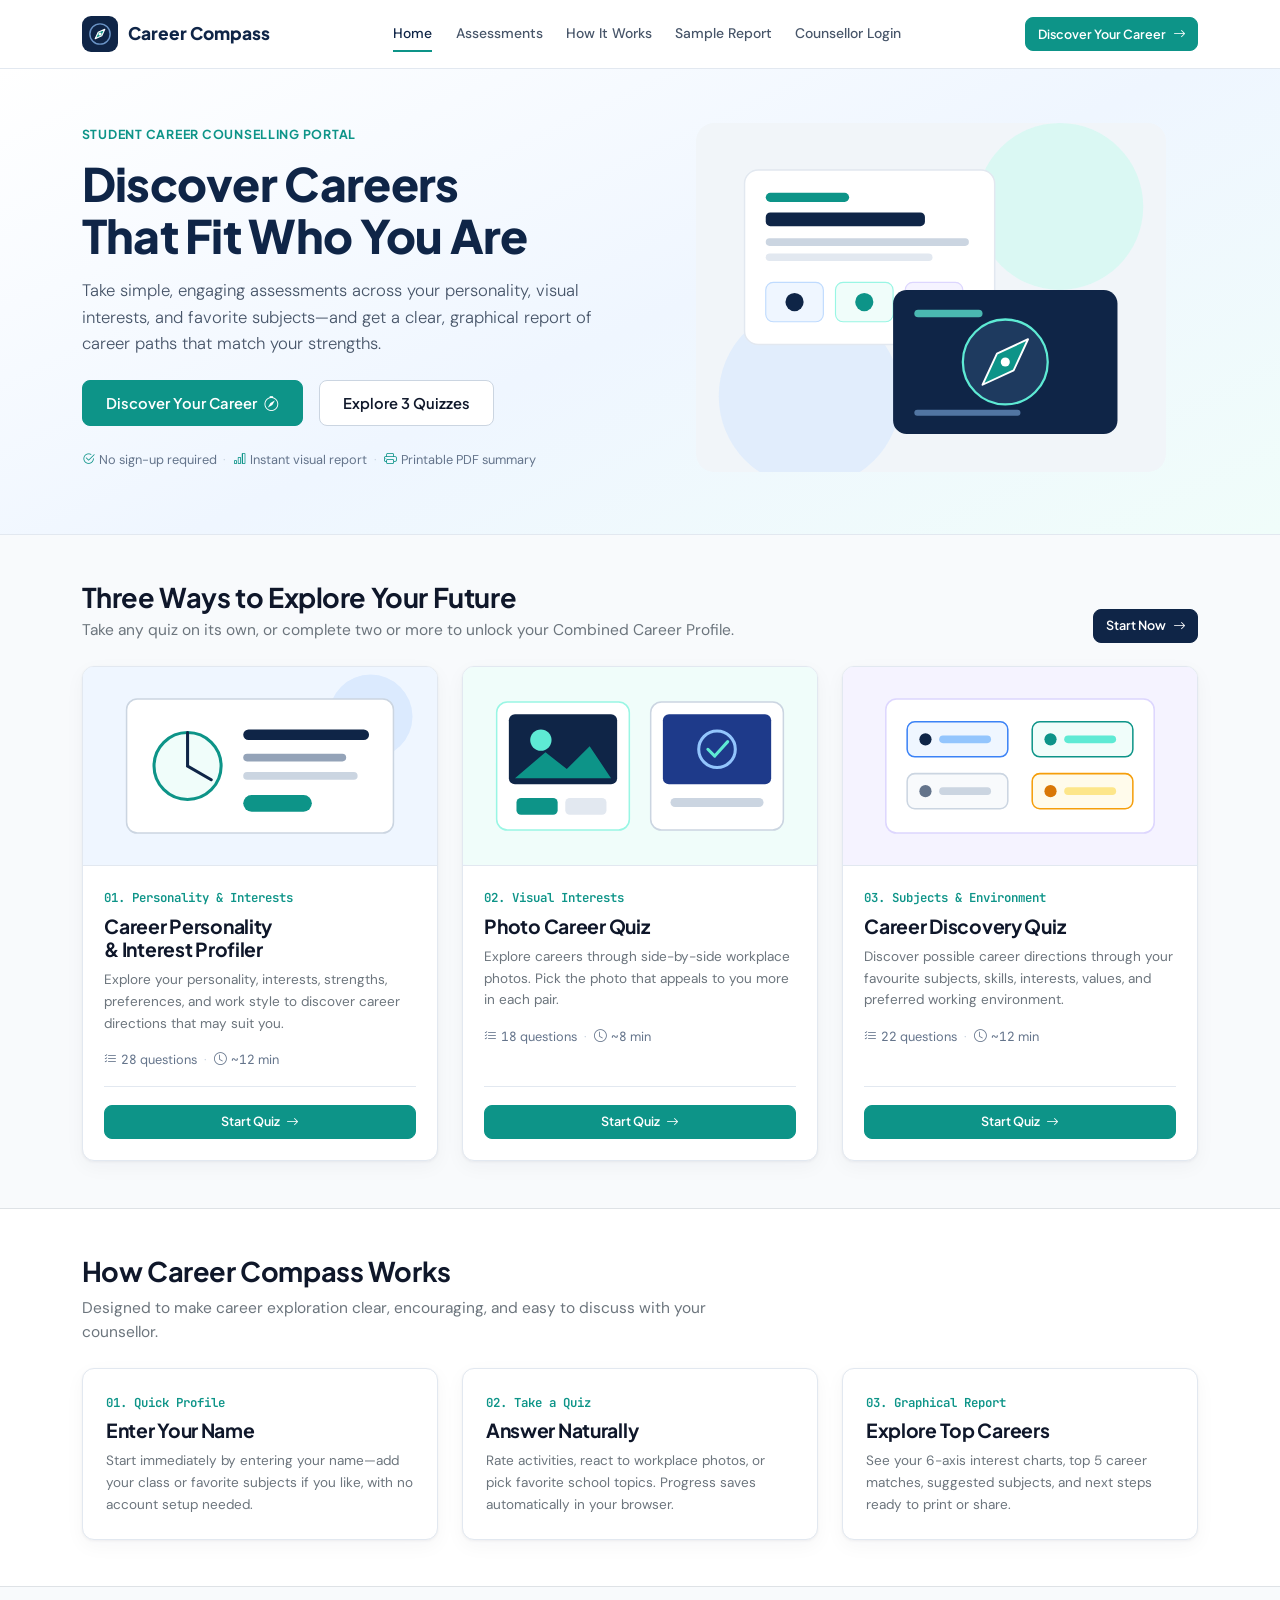
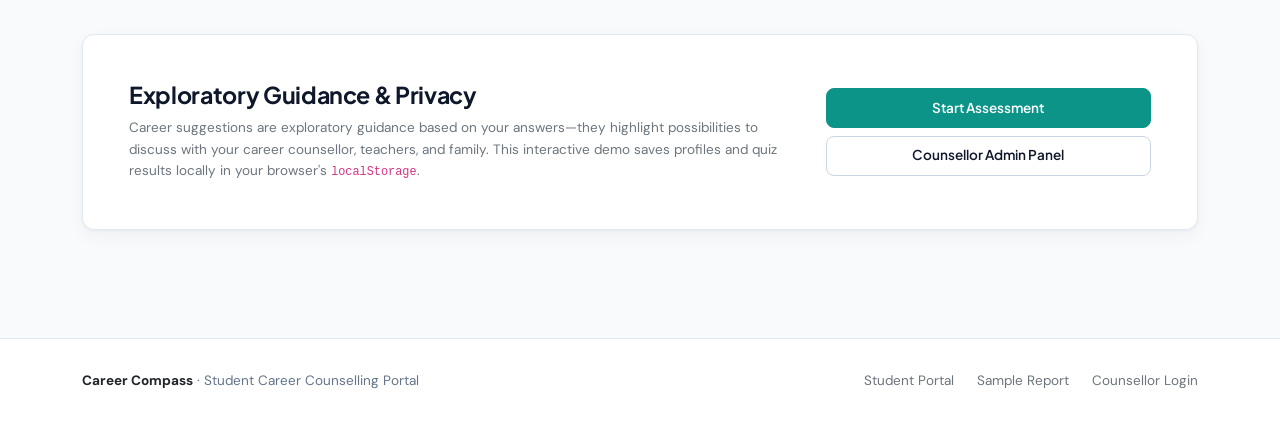
<file: index.html>
<!doctype html>
<html lang="en">
  <head>
    <meta charset="UTF-8" />
    <meta name="viewport" content="width=device-width, initial-scale=1.0" />
    <title>Career Compass — Student Career Guidance &amp; Assessment System</title>
    <meta name="description" content="Explore your personality, visual interests, and favorite subjects through three interactive career assessments to discover matching career paths." />
    <meta property="og:title" content="Career Compass — Student Career Guidance & Assessment System" />
    <meta property="og:description" content="Interactive career personality, photo career, and career discovery quizzes with graphical reports and counsellor insights." />
    <meta property="og:type" content="website" />
    <link rel="preconnect" href="https://fonts.googleapis.com" />
    <link rel="preconnect" href="https://fonts.gstatic.com" crossorigin />
    <link href="https://fonts.googleapis.com/css2?family=DM+Sans:wght@400;500;600;700&family=JetBrains+Mono:wght@500;600;700&family=Plus+Jakarta+Sans:wght@600;700;800&display=swap" rel="stylesheet" />
    <link href="https://cdn.jsdelivr.net/npm/bootstrap@5.3.3/dist/css/bootstrap.min.css" rel="stylesheet" />
    <link href="https://cdn.jsdelivr.net/npm/bootstrap-icons@1.11.3/font/bootstrap-icons.min.css" rel="stylesheet" />
    <link href="assets/css/style.css" rel="stylesheet" />
    <link href="assets/css/student.css" rel="stylesheet" />
  </head>
  <body data-page="home">
    <header class="student-topbar">
      <div class="container student-topbar-inner">
        <a href="index.html" class="brand-wordmark">
          <img src="assets/images/logo-compass.svg" alt="Career Compass Logo" />
          <span data-system-name>Career Compass</span>
        </a>
        <nav class="student-nav-links" aria-label="Primary Navigation">
          <a href="index.html" class="student-nav-link active">Home</a>
          <a href="#assessments" class="student-nav-link">Assessments</a>
          <a href="#how-it-works" class="student-nav-link">How It Works</a>
          <a href="result.html" class="student-nav-link">Sample Report</a>
          <a href="admin-login.html" class="student-nav-link">Counsellor Login</a>
        </nav>
        <div class="d-flex align-items-center gap-2 shrink-0">
          <a href="student.html" class="btn btn-teal btn-sm">
            Discover Your Career <i class="bi bi-arrow-right"></i>
          </a>
        </div>
      </div>
    </header>

    <main>
      <section class="hero-compass">
        <div class="container">
          <div class="row align-items-center g-5">
            <div class="col-lg-6">
              <div class="hero-eyebrow" data-school-name>Student Career Counselling Portal</div>
              <h1 class="mb-3">Discover Careers That Fit Who You Are</h1>
              <p class="lead mb-4">
                Take simple, engaging assessments across your personality, visual interests, and favorite subjects—and get a clear, graphical report of career paths that match your strengths.
              </p>

              <div id="homeActiveStudentBanner" class="hero-active-banner d-none mb-4">
                <div class="d-flex flex-wrap align-items-center justify-content-between gap-2">
                  <div class="small text-dark">
                    Welcome back, <strong id="homeActiveStudentName"></strong>
                  </div>
                  <div class="d-flex gap-2">
                    <a href="student.html" class="btn btn-outline-slate btn-sm">My Assessments</a>
                    <a id="homeCombinedProfileBtn" href="result.html" class="btn btn-teal btn-sm d-none">Combined Profile</a>
                  </div>
                </div>
              </div>

              <div class="d-flex flex-wrap gap-3">
                <a href="student.html" class="btn btn-teal btn-lg">
                  Discover Your Career <i class="bi bi-compass"></i>
                </a>
                <a href="#assessments" class="btn btn-outline-slate btn-lg">
                  Explore 3 Quizzes
                </a>
              </div>

              <div class="meta-inline mt-4">
                <span><i class="bi bi-check2-circle text-teal me-1"></i>No sign-up required</span>
                <span class="sep">·</span>
                <span><i class="bi bi-bar-chart text-teal me-1"></i>Instant visual report</span>
                <span class="sep">·</span>
                <span><i class="bi bi-printer text-teal me-1"></i>Printable PDF summary</span>
              </div>
            </div>

            <div class="col-lg-6">
              <div class="hero-illustration-wrap">
                <img src="assets/images/hero-compass.svg" alt="Career Compass exploratory illustration showing interest mapping and career paths" />
              </div>
            </div>
          </div>
        </div>
      </section>

      <section id="assessments" class="py-5">
        <div class="container">
          <div class="d-flex flex-wrap justify-content-between align-items-end gap-3 mb-4">
            <div>
              <h2 class="h3 fw-bold mb-1">Three Ways to Explore Your Future</h2>
              <p class="text-secondary mb-0">
                Take any quiz on its own, or complete two or more to unlock your Combined Career Profile.
              </p>
            </div>
            <a href="student.html" class="btn btn-primary-navy btn-sm">
              Start Now <i class="bi bi-arrow-right"></i>
            </a>
          </div>

          <div class="row g-4" id="homeTestCatalogGrid"></div>
        </div>
      </section>

      <section id="how-it-works" class="py-5 bg-white border-top border-bottom">
        <div class="container">
          <div class="row mb-4">
            <div class="col-lg-7">
              <h2 class="h3 fw-bold mb-2">How Career Compass Works</h2>
              <p class="text-secondary mb-0">
                Designed to make career exploration clear, encouraging, and easy to discuss with your counsellor.
              </p>
            </div>
          </div>

          <div class="row g-4">
            <div class="col-md-4">
              <div class="cgams-card p-4 h-100">
                <div class="step-index">01. Quick Profile</div>
                <h3 class="h5 fw-bold mb-2">Enter Your Name</h3>
                <p class="small text-secondary mb-0">
                  Start immediately by entering your name—add your class or favorite subjects if you like, with no account setup needed.
                </p>
              </div>
            </div>
            <div class="col-md-4">
              <div class="cgams-card p-4 h-100">
                <div class="step-index">02. Take a Quiz</div>
                <h3 class="h5 fw-bold mb-2">Answer Naturally</h3>
                <p class="small text-secondary mb-0">
                  Rate activities, react to workplace photos, or pick favorite school topics. Progress saves automatically in your browser.
                </p>
              </div>
            </div>
            <div class="col-md-4">
              <div class="cgams-card p-4 h-100">
                <div class="step-index">03. Graphical Report</div>
                <h3 class="h5 fw-bold mb-2">Explore Top Careers</h3>
                <p class="small text-secondary mb-0">
                  See your 6-axis interest charts, top 5 career matches, suggested subjects, and next steps ready to print or share.
                </p>
              </div>
            </div>
          </div>
        </div>
      </section>

      <section class="py-5">
        <div class="container">
          <div class="cgams-card p-4 p-lg-5">
            <div class="row align-items-center g-4">
              <div class="col-lg-8">
                <h2 class="h4 fw-bold mb-2">Exploratory Guidance &amp; Privacy</h2>
                <p class="text-secondary small mb-0">
                  Career suggestions are exploratory guidance based on your answers—they highlight possibilities to discuss with your career counsellor, teachers, and family. This interactive demo saves profiles and quiz results locally in your browser's <code>localStorage</code>.
                </p>
              </div>
              <div class="col-lg-4 text-lg-end">
                <div class="d-flex flex-column flex-sm-row flex-lg-column gap-2">
                  <a href="student.html" class="btn btn-teal">Start Assessment</a>
                  <a href="admin-login.html" class="btn btn-outline-slate">Counsellor Admin Panel</a>
                </div>
              </div>
            </div>
          </div>
        </div>
      </section>
    </main>

    <footer class="footer-academic">
      <div class="container d-flex flex-wrap justify-content-between align-items-center gap-3">
        <div>
          <strong class="text-dark" data-system-name>Career Compass</strong> · <span data-school-name>Student Career Counselling Portal</span>
        </div>
        <div class="d-flex gap-4">
          <a href="student.html" class="text-decoration-none text-secondary">Student Portal</a>
          <a href="result.html" class="text-decoration-none text-secondary">Sample Report</a>
          <a href="admin-login.html" class="text-decoration-none text-secondary">Counsellor Login</a>
        </div>
      </div>
    </footer>

    <script src="https://code.jquery.com/jquery-3.7.1.min.js"></script>
    <script src="https://cdn.jsdelivr.net/npm/bootstrap@5.3.3/dist/js/bootstrap.bundle.min.js"></script>
    <script src="assets/js/storage.js"></script>
    <script src="assets/js/scoring.js"></script>
    <script src="assets/js/app.js"></script>
  </body>
</html>
</file>
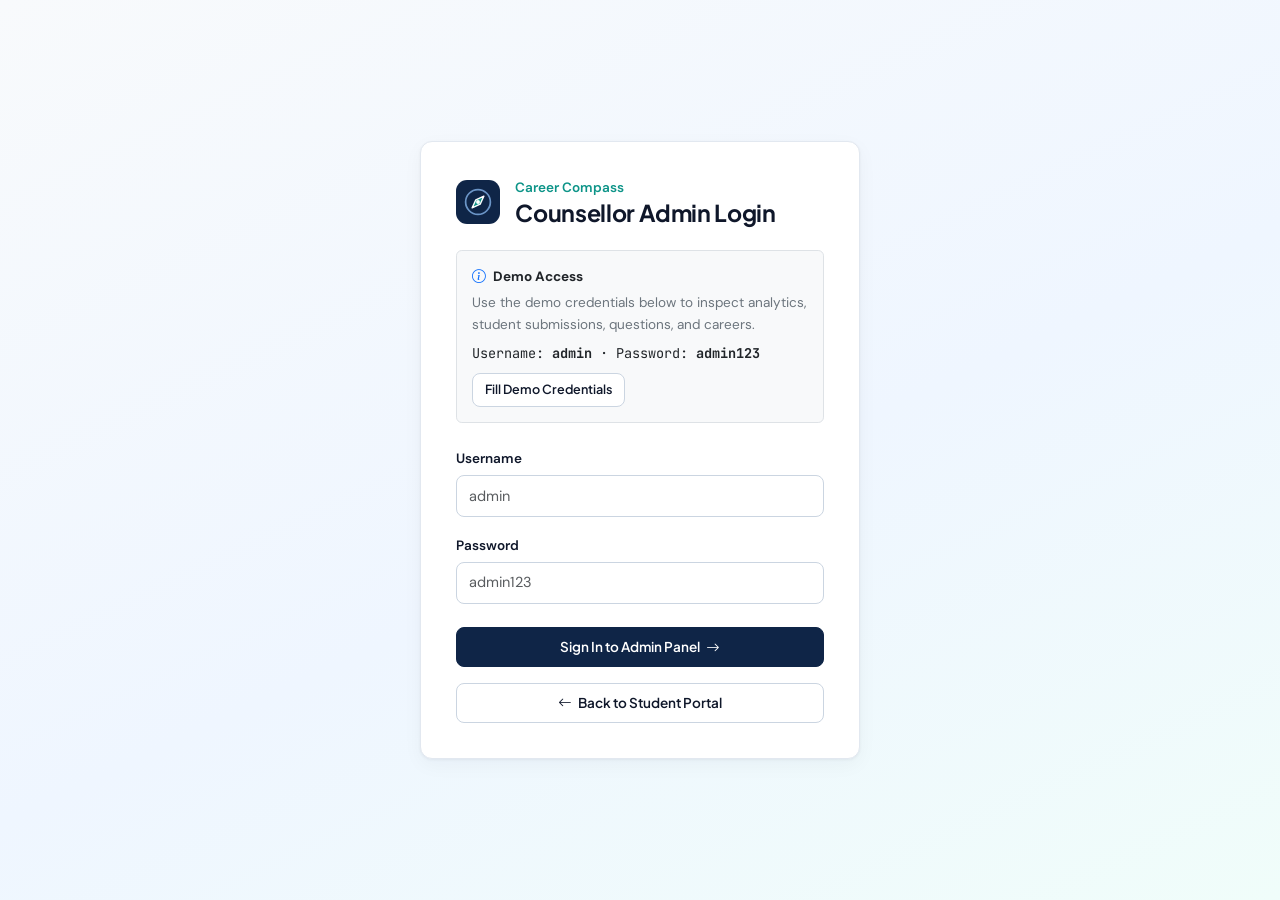
<file: admin-login.html>
<!doctype html>
<html lang="en">
  <head>
    <meta charset="UTF-8" />
    <meta name="viewport" content="width=device-width, initial-scale=1.0" />
    <title>Counsellor Login | Career Compass</title>
    <meta name="description" content="Demo counsellor and admin login for Career Compass." />
    <link rel="preconnect" href="https://fonts.googleapis.com" />
    <link rel="preconnect" href="https://fonts.gstatic.com" crossorigin />
    <link href="https://fonts.googleapis.com/css2?family=DM+Sans:wght@400;500;600;700&family=JetBrains+Mono:wght@500;600;700&family=Plus+Jakarta+Sans:wght@600;700;800&display=swap" rel="stylesheet" />
    <link href="https://cdn.jsdelivr.net/npm/bootstrap@5.3.3/dist/css/bootstrap.min.css" rel="stylesheet" />
    <link href="https://cdn.jsdelivr.net/npm/bootstrap-icons@1.11.3/font/bootstrap-icons.min.css" rel="stylesheet" />
    <link href="assets/css/style.css" rel="stylesheet" />
    <link href="assets/css/admin.css" rel="stylesheet" />
  </head>
  <body data-page="admin-login">
    <main class="admin-login-shell">
      <div class="cgams-card admin-login-card">
        <div class="d-flex align-items-center gap-3 mb-4">
          <img src="assets/images/logo-compass.svg" alt="Career Compass Logo" width="44" height="44" />
          <div>
            <div class="small fw-semibold text-teal">Career Compass</div>
            <h1 class="h4 fw-bold mb-0">Counsellor Admin Login</h1>
          </div>
        </div>

        <div class="p-3 rounded border bg-light mb-4 small">
          <div class="fw-bold text-dark mb-1"><i class="bi bi-info-circle me-1 text-primary"></i> Demo Access</div>
          <div class="text-secondary mb-2">
            Use the demo credentials below to inspect analytics, student submissions, questions, and careers.
          </div>
          <div class="font-mono-num text-dark">
            Username: <strong>admin</strong> · Password: <strong>admin123</strong>
          </div>
          <button type="button" id="btnFillDemoCreds" class="btn btn-outline-slate btn-sm mt-2">
            Fill Demo Credentials
          </button>
        </div>

        <div id="loginErrorAlert" class="alert alert-danger py-2 small d-none">
          Invalid credentials. Please use <strong>admin</strong> / <strong>admin123</strong>.
        </div>

        <form id="adminLoginForm">
          <div class="mb-3">
            <label class="form-label" for="loginUsername">Username</label>
            <input type="text" class="form-control" id="loginUsername" placeholder="admin" required />
          </div>
          <div class="mb-4">
            <label class="form-label" for="loginPassword">Password</label>
            <input type="password" class="form-control" id="loginPassword" placeholder="admin123" required />
          </div>
          <button type="submit" class="btn btn-primary-navy w-100 mb-3">
            Sign In to Admin Panel <i class="bi bi-arrow-right"></i>
          </button>
          <a href="index.html" class="btn btn-outline-slate w-100">
            <i class="bi bi-arrow-left"></i> Back to Student Portal
          </a>
        </form>
      </div>
    </main>

    <script src="https://code.jquery.com/jquery-3.7.1.min.js"></script>
    <script src="https://cdn.jsdelivr.net/npm/bootstrap@5.3.3/dist/js/bootstrap.bundle.min.js"></script>
    <script src="assets/js/storage.js"></script>
    <script src="assets/js/app.js"></script>
    <script src="assets/js/admin.js"></script>
  </body>
</html>
</file>
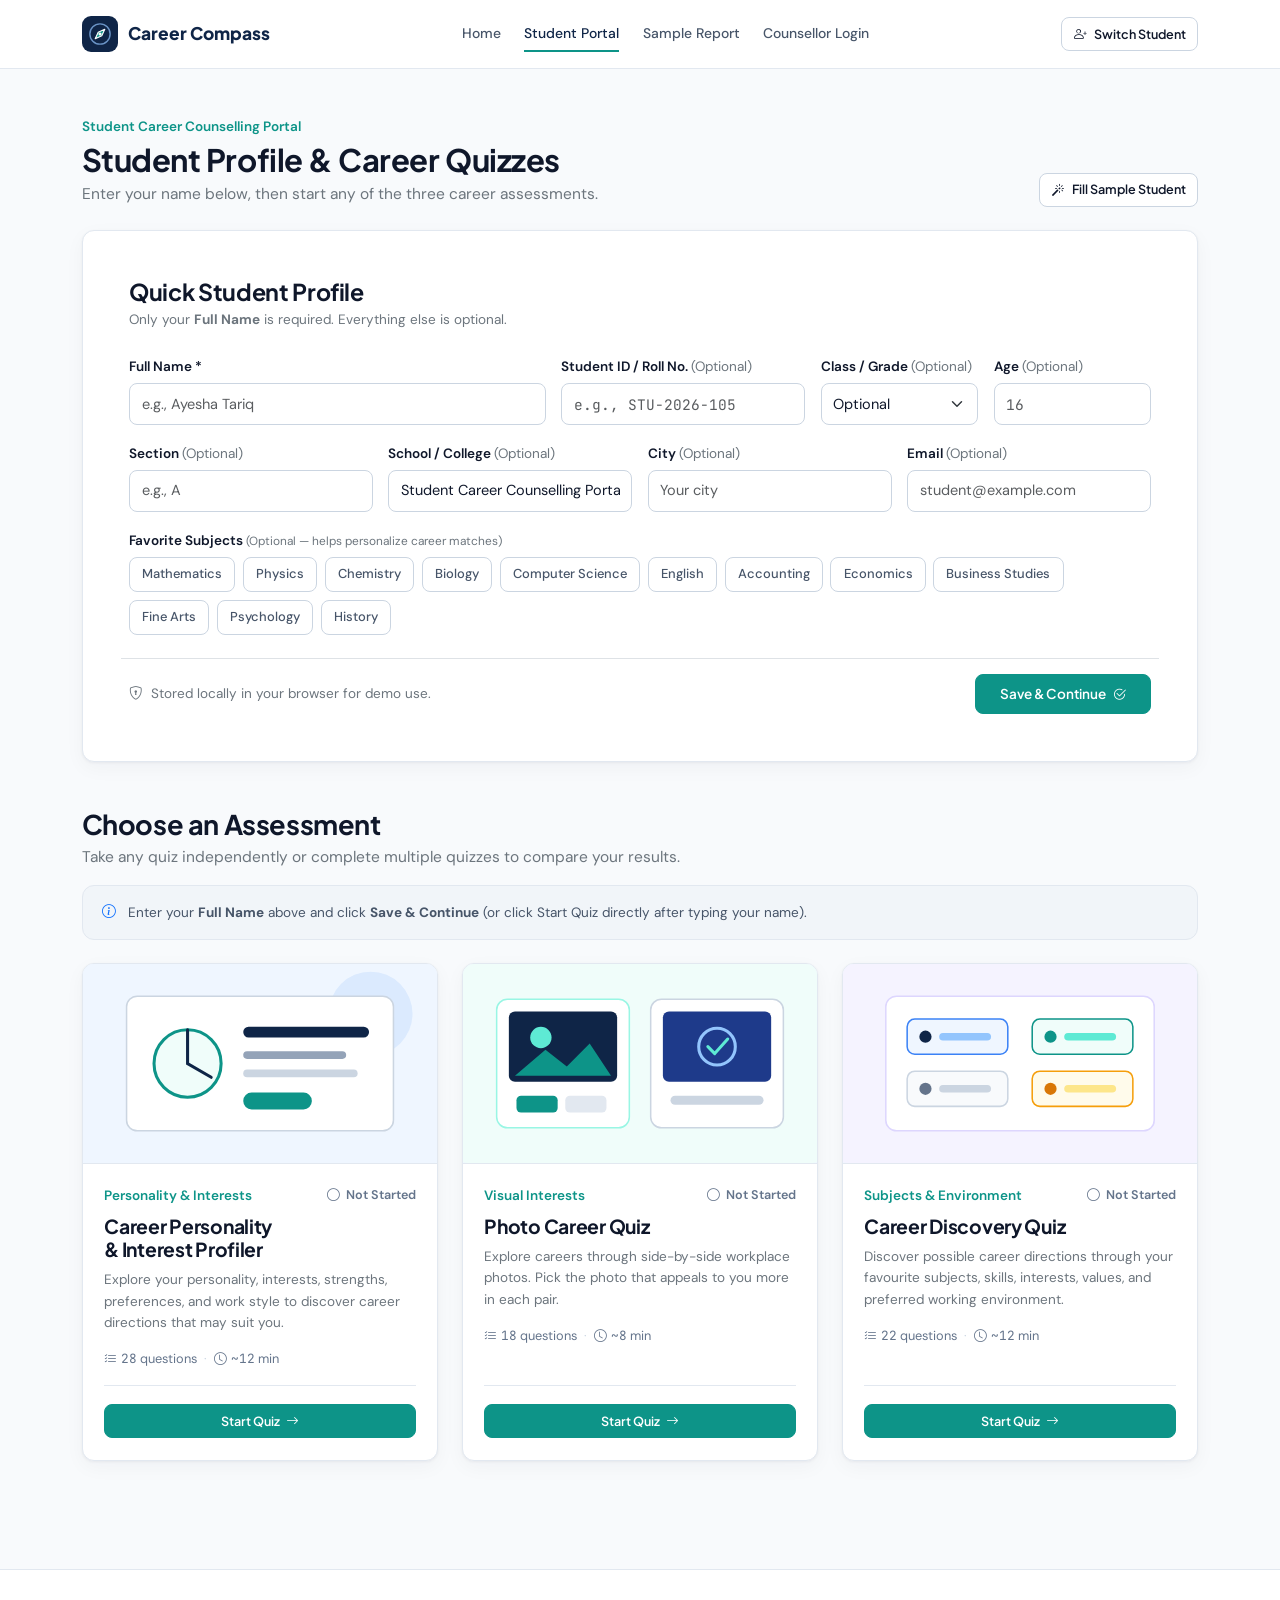
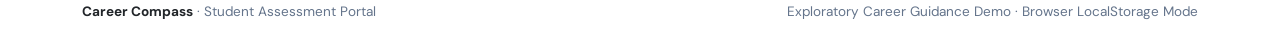
<file: assessment.html>
<!doctype html>
<html lang="en">
  <head>
    <meta charset="UTF-8" />
    <meta name="viewport" content="width=device-width, initial-scale=1.0" />
    <title>Career Quiz | Career Compass</title>
    <meta name="description" content="Interactive step-by-step career guidance assessment runner." />
    <link rel="preconnect" href="https://fonts.googleapis.com" />
    <link rel="preconnect" href="https://fonts.gstatic.com" crossorigin />
    <link href="https://fonts.googleapis.com/css2?family=DM+Sans:wght@400;500;600;700&family=JetBrains+Mono:wght@500;600;700&family=Plus+Jakarta+Sans:wght@600;700;800&display=swap" rel="stylesheet" />
    <link href="https://cdn.jsdelivr.net/npm/bootstrap@5.3.3/dist/css/bootstrap.min.css" rel="stylesheet" />
    <link href="https://cdn.jsdelivr.net/npm/bootstrap-icons@1.11.3/font/bootstrap-icons.min.css" rel="stylesheet" />
    <link href="assets/css/style.css" rel="stylesheet" />
    <link href="assets/css/student.css" rel="stylesheet" />
  </head>
  <body data-page="assessment">
    <header class="student-topbar">
      <div class="container student-topbar-inner">
        <a href="index.html" class="brand-wordmark">
          <img src="assets/images/logo-compass.svg" alt="Career Compass Logo" />
          <span data-system-name>Career Compass</span>
        </a>
        <nav class="student-nav-links" aria-label="Assessment Navigation">
          <a href="index.html" class="student-nav-link">Home</a>
          <a href="student.html" class="student-nav-link">All Quizzes</a>
          <a href="result.html" class="student-nav-link">Sample Report</a>
        </nav>
        <div class="d-flex align-items-center gap-2 shrink-0">
          <a href="student.html" class="btn btn-outline-slate btn-sm">
            <i class="bi bi-arrow-left"></i> Exit Quiz
          </a>
        </div>
      </div>
    </header>

    <main class="py-4 py-lg-5">
      <div class="container" style="max-width: 1000px;">
        <!-- Intro View -->
        <section id="assessmentIntroSection" class="cgams-card p-4 p-lg-5">
          <div class="row align-items-center g-4">
            <div class="col-md-7">
              <div class="small fw-semibold text-teal mb-2" id="introTestCategory">Career Quiz</div>
              <h1 class="h2 fw-bold mb-3" id="introTestTitle">Loading Quiz...</h1>
              <p class="text-secondary mb-4" id="introTestDesc"></p>

              <div class="p-3 rounded border bg-light mb-4 small">
                <div class="fw-semibold text-dark mb-1">Student Profile</div>
                <div class="text-secondary" id="introStudentBanner"></div>
              </div>

              <div class="row g-3 mb-4">
                <div class="col-6">
                  <div class="p-3 border rounded bg-white">
                    <div class="small text-secondary">Questions</div>
                    <div class="h4 fw-bold font-mono-num mb-0" id="introQuestionCount">0</div>
                  </div>
                </div>
                <div class="col-6">
                  <div class="p-3 border rounded bg-white">
                    <div class="small text-secondary">Estimated Time</div>
                    <div class="h4 fw-bold font-mono-num mb-0" id="introDuration">~10 min</div>
                  </div>
                </div>
              </div>
            </div>
            <div class="col-md-5 text-center">
              <img id="introCardImage" src="assets/images/test-personality.svg" alt="Quiz illustration" class="img-fluid rounded border d-none" />
            </div>
          </div>

          <div class="cgams-disclaimer-box mb-4">
            <div class="fw-semibold text-dark mb-1">How to Answer</div>
            <p class="mb-2" id="introTestInstructions"></p>
            <p class="mb-0 fw-semibold text-dark">
              There are no right or wrong answers—choose what genuinely interests you.
            </p>
          </div>

          <div class="d-flex flex-wrap gap-3">
            <button type="button" id="btnStartTest" class="btn btn-teal btn-lg px-4">
              <i class="bi bi-play-circle"></i> Start Quiz
            </button>
            <a href="student.html" class="btn btn-outline-slate btn-lg">Back to Quizzes</a>
          </div>
        </section>

        <!-- Active Workspace -->
        <section id="assessmentWorkspace" class="d-none">
          <div class="cgams-card p-3 px-4 mb-4">
            <div class="d-flex flex-wrap justify-content-between align-items-center gap-2 mb-2">
              <div class="fw-bold text-dark" id="runnerTestTitle"></div>
              <div class="small font-mono-num text-secondary" id="runnerProgressLabel">0 of 0 answered</div>
            </div>
            <div class="assessment-progress-track mb-2">
              <div class="assessment-progress-fill" id="runnerProgressFill" style="width: 0%;"></div>
            </div>
            <div class="d-flex flex-wrap justify-content-between align-items-center gap-2">
              <div class="small text-secondary">Answer honestly—there are no right or wrong choices.</div>
              <div class="small text-secondary font-mono-num" id="draftStatusText">Auto-saving locally</div>
            </div>
          </div>

          <div class="row g-4">
            <div class="col-lg-8">
              <div class="cgams-card question-stage">
                <div class="d-flex justify-content-between align-items-center mb-3">
                  <span class="small font-mono-num fw-semibold text-secondary" id="questionCounterBadge">Question 1</span>
                  <span class="small text-secondary" id="questionRequiredTag">Required</span>
                </div>

                <div id="questionStageContent"></div>

                <div class="d-flex flex-wrap justify-content-between align-items-center gap-2 mt-4 pt-3 border-top">
                  <button type="button" id="btnPrevQuestion" class="btn btn-outline-slate">
                    <i class="bi bi-arrow-left"></i> Back
                  </button>
                  <div class="d-flex gap-2">
                    <button type="button" id="btnSaveDraftManual" class="btn btn-outline-slate btn-sm">
                      <i class="bi bi-bookmark-check"></i> Save Draft
                    </button>
                    <button type="button" id="btnNextQuestion" class="btn btn-teal">
                      Next <i class="bi bi-arrow-right"></i>
                    </button>
                  </div>
                </div>
              </div>
            </div>

            <div class="col-lg-4">
              <div class="cgams-card p-3 p-lg-4">
                <div class="d-flex justify-content-between align-items-center mb-3">
                  <h2 class="h6 fw-bold mb-0">Jump to Question</h2>
                  <button type="button" id="btnOpenReview" class="btn btn-outline-slate btn-sm">Review</button>
                </div>
                <div class="q-nav-grid mb-3" id="questionNavigatorGrid"></div>
                <div class="meta-inline small">
                  <span>Navy = Current</span>
                  <span class="sep">·</span>
                  <span>Teal = Answered</span>
                </div>
              </div>
            </div>
          </div>
        </section>

        <!-- Review Answers Screen -->
        <section id="assessmentReviewSection" class="cgams-card p-4 p-lg-5 d-none">
          <div class="d-flex flex-wrap justify-content-between align-items-center gap-3 mb-3">
            <div>
              <h2 class="h3 fw-bold mb-1">Review Your Answers</h2>
              <p class="small text-secondary mb-0">Check your selections before viewing your Career Compass report.</p>
            </div>
            <button type="button" id="btnBackToQuestions" class="btn btn-outline-slate">
              <i class="bi bi-arrow-left"></i> Back to Quiz
            </button>
          </div>

          <div id="reviewMissingWarning" class="alert alert-warning d-none"></div>

          <div class="table-responsive border rounded mb-4" style="max-height: 440px; overflow-y: auto;">
            <table class="table table-hover align-middle mb-0">
              <thead class="table-light sticky-top">
                <tr>
                  <th style="width: 56px;">#</th>
                  <th>Question</th>
                  <th>Your Answer</th>
                  <th class="text-end" style="width: 90px;">Action</th>
                </tr>
              </thead>
              <tbody id="reviewAnswersTableBody"></tbody>
            </table>
          </div>

          <div class="d-flex flex-wrap justify-content-between align-items-center gap-3">
            <div class="small text-secondary">
              Your graphical interest profile and Top 5 career matches will be generated immediately.
            </div>
            <button type="button" id="btnFinalSubmit" class="btn btn-teal btn-lg px-4">
              Submit &amp; See Results <i class="bi bi-check2-circle"></i>
            </button>
          </div>
        </section>
      </div>
    </main>

    <script src="https://code.jquery.com/jquery-3.7.1.min.js"></script>
    <script src="https://cdn.jsdelivr.net/npm/bootstrap@5.3.3/dist/js/bootstrap.bundle.min.js"></script>
    <script src="assets/js/storage.js"></script>
    <script src="assets/js/scoring.js"></script>
    <script src="assets/js/app.js"></script>
    <script src="assets/js/assessment.js"></script>
  </body>
</html>
</file>
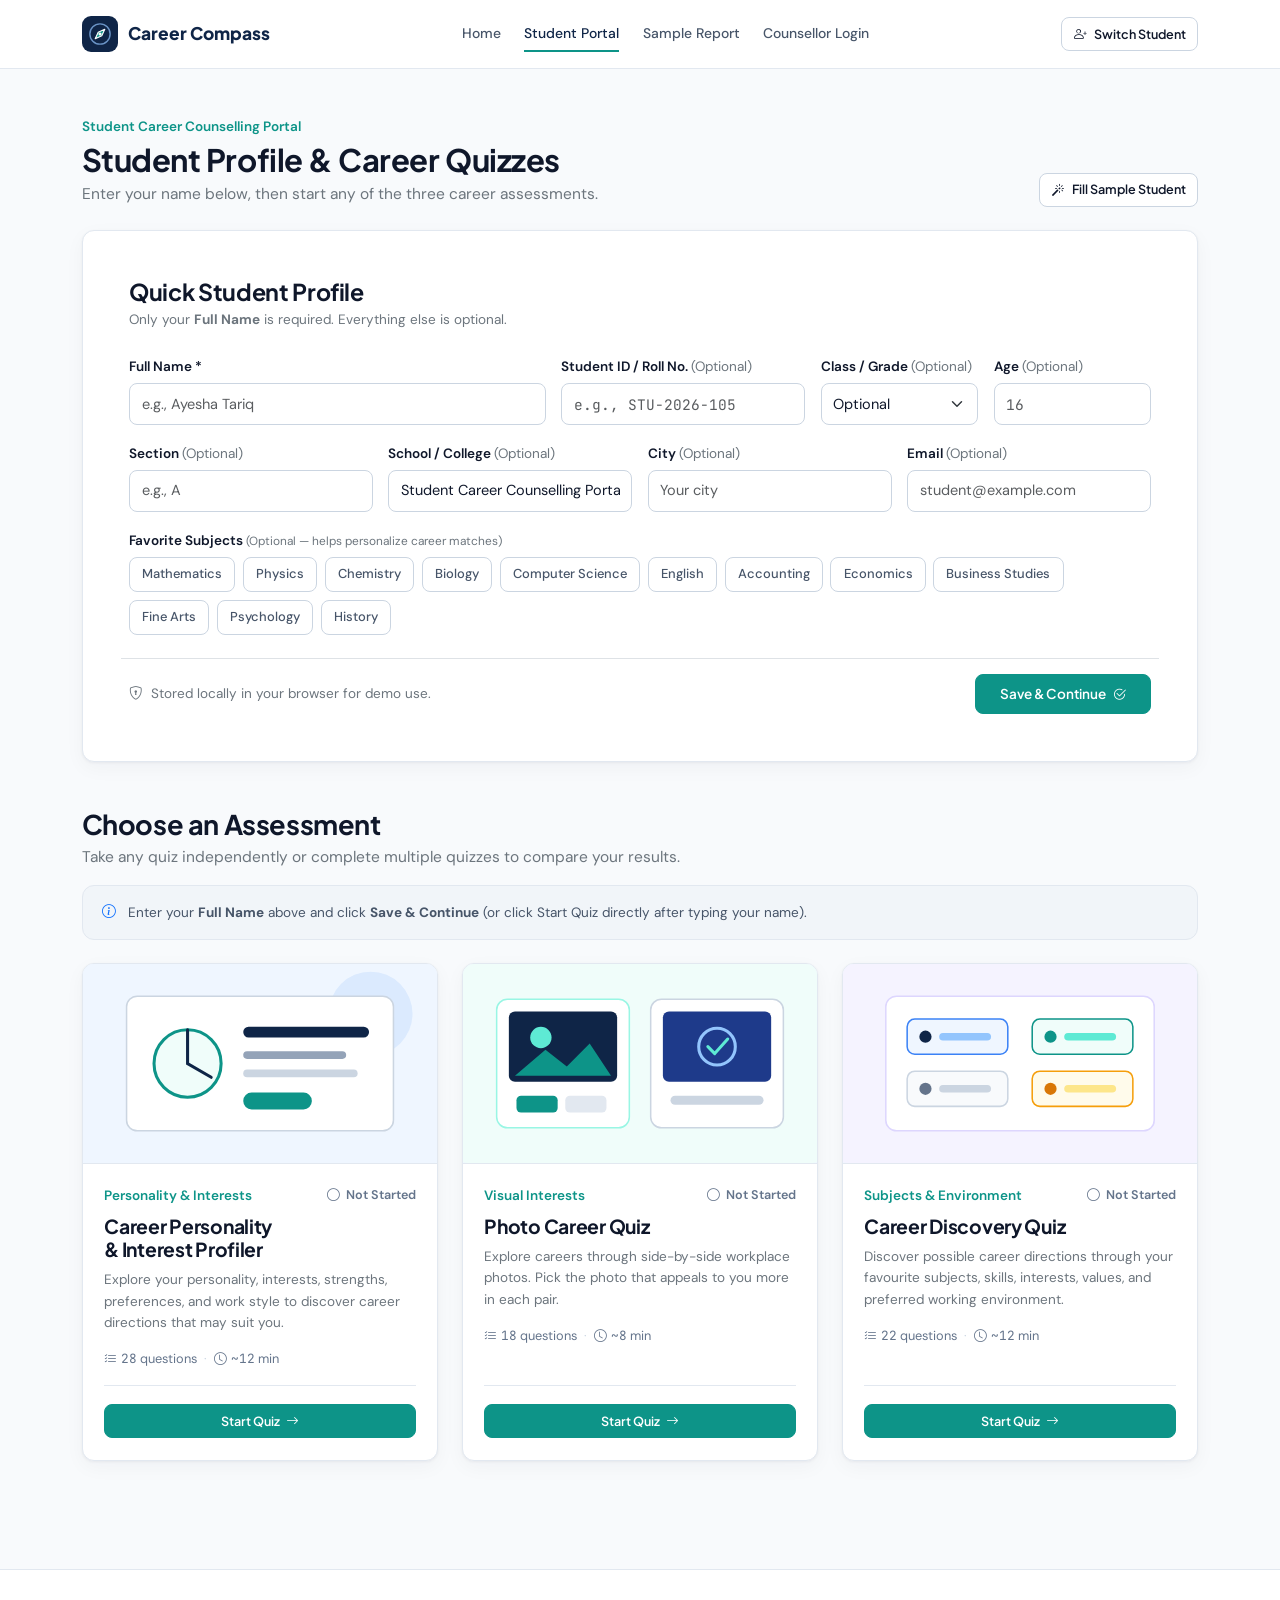
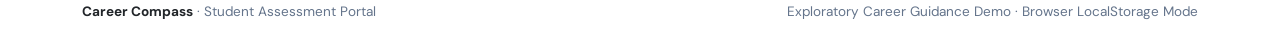
<file: student.html>
<!doctype html>
<html lang="en">
  <head>
    <meta charset="UTF-8" />
    <meta name="viewport" content="width=device-width, initial-scale=1.0" />
    <title>Student Portal | Career Compass</title>
    <meta name="description" content="Enter your name and choose any of the three Career Compass assessments." />
    <link rel="preconnect" href="https://fonts.googleapis.com" />
    <link rel="preconnect" href="https://fonts.gstatic.com" crossorigin />
    <link href="https://fonts.googleapis.com/css2?family=DM+Sans:wght@400;500;600;700&family=JetBrains+Mono:wght@500;600;700&family=Plus+Jakarta+Sans:wght@600;700;800&display=swap" rel="stylesheet" />
    <link href="https://cdn.jsdelivr.net/npm/bootstrap@5.3.3/dist/css/bootstrap.min.css" rel="stylesheet" />
    <link href="https://cdn.jsdelivr.net/npm/bootstrap-icons@1.11.3/font/bootstrap-icons.min.css" rel="stylesheet" />
    <link href="assets/css/style.css" rel="stylesheet" />
    <link href="assets/css/student.css" rel="stylesheet" />
  </head>
  <body data-page="student">
    <header class="student-topbar">
      <div class="container student-topbar-inner">
        <a href="index.html" class="brand-wordmark">
          <img src="assets/images/logo-compass.svg" alt="Career Compass Logo" />
          <span data-system-name>Career Compass</span>
        </a>
        <nav class="student-nav-links" aria-label="Student Navigation">
          <a href="index.html" class="student-nav-link">Home</a>
          <a href="student.html" class="student-nav-link active">Student Portal</a>
          <a href="result.html" class="student-nav-link">Sample Report</a>
          <a href="admin-login.html" class="student-nav-link">Counsellor Login</a>
        </nav>
        <div class="d-flex align-items-center gap-2 shrink-0">
          <button type="button" id="btnNewStudentSession" class="btn btn-outline-slate btn-sm">
            <i class="bi bi-person-plus"></i> Switch Student
          </button>
        </div>
      </div>
    </header>

    <main class="py-4 py-lg-5">
      <div class="container">
        <div class="d-flex flex-wrap justify-content-between align-items-end gap-3 mb-4">
          <div>
            <div class="small fw-semibold text-teal mb-1" data-school-name>Student Career Counselling Portal</div>
            <h1 class="h2 fw-bold mb-1">Student Profile &amp; Career Quizzes</h1>
            <p class="text-secondary mb-0">Enter your name below, then start any of the three career assessments.</p>
          </div>
          <button type="button" id="btnFillDemoStudent" class="btn btn-outline-slate btn-sm">
            <i class="bi bi-magic"></i> Fill Sample Student
          </button>
        </div>

        <div id="activeProfileSummary" class="cgams-card p-3 px-4 mb-4 d-none">
          <div class="d-flex flex-wrap justify-content-between align-items-center gap-3">
            <div>
              <div class="small text-secondary fw-semibold">Current Student</div>
              <div class="fw-bold text-dark" id="summaryStudentName"></div>
              <div class="small text-secondary" id="summaryStudentMeta"></div>
            </div>
            <button type="button" id="profileCollapseBtn" class="btn btn-outline-slate btn-sm" data-bs-toggle="collapse" data-bs-target="#bioDataCollapse">
              Edit Profile
            </button>
          </div>
        </div>

        <div class="collapse show mb-5" id="bioDataCollapse">
          <div class="cgams-card p-4 p-lg-5">
            <h2 class="h4 fw-bold mb-1">Quick Student Profile</h2>
            <p class="small text-secondary mb-4">Only your <strong>Full Name</strong> is required. Everything else is optional.</p>

            <form id="studentProfileForm" class="needs-validation" novalidate>
              <div class="row g-3">
                <div class="col-md-6 col-lg-5">
                  <label class="form-label" for="stuFullName">Full Name *</label>
                  <input type="text" class="form-control" id="stuFullName" placeholder="e.g., Ayesha Tariq" required />
                  <div class="invalid-feedback">Please enter your full name.</div>
                </div>
                <div class="col-md-6 col-lg-3">
                  <label class="form-label" for="stuRollNo">Student ID / Roll No. <span class="fw-normal text-secondary">(Optional)</span></label>
                  <input type="text" class="form-control font-mono-num" id="stuRollNo" placeholder="e.g., STU-2026-105" />
                </div>
                <div class="col-md-6 col-lg-2">
                  <label class="form-label" for="stuGrade">Class / Grade <span class="fw-normal text-secondary">(Optional)</span></label>
                  <select class="form-select" id="stuGrade">
                    <option value="">Optional</option>
                    <option value="9 (SSC-I)">9 (SSC-I)</option>
                    <option value="10 (SSC-II)">10 (SSC-II)</option>
                    <option value="11 (HSSC-I)">11 (HSSC-I)</option>
                    <option value="12 (HSSC-II)">12 (HSSC-II)</option>
                    <option value="University / College">University / College</option>
                  </select>
                </div>
                <div class="col-md-6 col-lg-2">
                  <label class="form-label" for="stuAge">Age <span class="fw-normal text-secondary">(Optional)</span></label>
                  <input type="number" class="form-control font-mono-num" id="stuAge" min="11" max="30" placeholder="16" />
                </div>

                <div class="col-md-4 col-lg-3">
                  <label class="form-label" for="stuSection">Section <span class="fw-normal text-secondary">(Optional)</span></label>
                  <input type="text" class="form-control" id="stuSection" placeholder="e.g., A" />
                </div>
                <div class="col-md-4 col-lg-3">
                  <label class="form-label" for="stuSchool">School / College <span class="fw-normal text-secondary">(Optional)</span></label>
                  <input type="text" class="form-control" id="stuSchool" placeholder="Your school name" />
                </div>
                <div class="col-md-4 col-lg-3">
                  <label class="form-label" for="stuCity">City <span class="fw-normal text-secondary">(Optional)</span></label>
                  <input type="text" class="form-control" id="stuCity" placeholder="Your city" />
                </div>
                <div class="col-md-12 col-lg-3">
                  <label class="form-label" for="stuEmail">Email <span class="fw-normal text-secondary">(Optional)</span></label>
                  <input type="email" class="form-control" id="stuEmail" placeholder="student@example.com" />
                </div>

                <div class="col-12 mt-3">
                  <label class="form-label">Favorite Subjects <span class="fw-normal text-secondary small">(Optional — helps personalize career matches)</span></label>
                  <div class="d-flex flex-wrap gap-2" id="favoriteSubjectsBox"></div>
                </div>

                <div class="col-12 pt-3 d-flex flex-wrap justify-content-between align-items-center gap-3 border-top mt-4">
                  <div class="small text-secondary">
                    <i class="bi bi-shield-lock me-1"></i> Stored locally in your browser for demo use.
                  </div>
                  <button type="submit" class="btn btn-teal px-4">
                    Save &amp; Continue <i class="bi bi-check2-circle"></i>
                  </button>
                </div>
              </div>
            </form>
          </div>
        </div>

        <section id="assessmentHubSection">
          <div class="mb-3">
            <h2 class="h3 fw-bold mb-1">Choose an Assessment</h2>
            <p class="text-secondary mb-0">Take any quiz independently or complete multiple quizzes to compare your results.</p>
          </div>

          <div id="profileLockedNotice" class="cgams-disclaimer-box mb-4">
            <i class="bi bi-info-circle me-2 text-primary"></i>
            Enter your <strong>Full Name</strong> above and click <strong>Save &amp; Continue</strong> (or click Start Quiz directly after typing your name).
          </div>

          <div id="combinedProfileCard" class="cgams-card p-4 mb-4 d-none" style="background: #f0fdfa; border-color: #99f6e4;">
            <div class="d-flex flex-wrap justify-content-between align-items-center gap-3">
              <div>
                <div class="small fw-semibold text-teal">Combined Insights Ready</div>
                <h3 class="h5 fw-bold mb-1">Combined Multi-Quiz Career Profile</h3>
                <p class="small text-secondary mb-0">
                  You have <strong id="combinedCountText"></strong>. View your averaged interest scores and unified Top 5 career matches.
                </p>
              </div>
              <a id="viewCombinedProfileLink" href="result.html" class="btn btn-primary-navy">
                View Combined Profile <i class="bi bi-bar-chart-steps"></i>
              </a>
            </div>
          </div>

          <div class="row g-4" id="studentTestHubGrid"></div>
        </section>
      </div>
    </main>

    <footer class="footer-academic">
      <div class="container d-flex flex-wrap justify-content-between align-items-center gap-3">
        <div><strong class="text-dark" data-system-name>Career Compass</strong> · Student Assessment Portal</div>
        <div>Exploratory Career Guidance Demo · Browser LocalStorage Mode</div>
      </div>
    </footer>

    <script src="https://code.jquery.com/jquery-3.7.1.min.js"></script>
    <script src="https://cdn.jsdelivr.net/npm/bootstrap@5.3.3/dist/js/bootstrap.bundle.min.js"></script>
    <script src="assets/js/storage.js"></script>
    <script src="assets/js/scoring.js"></script>
    <script src="assets/js/app.js"></script>
    <script src="assets/js/student.js"></script>
  </body>
</html>
</file>
<file: assets/css/style.css>
:root {
  --cc-navy: #0f2547;
  --cc-navy-dark: #091830;
  --cc-navy-soft: #1b3664;
  --cc-blue: #2563eb;
  --cc-blue-soft: #eff6ff;
  --cc-teal: #0d9488;
  --cc-teal-hover: #0f766e;
  --cc-teal-tint: #f0fdfa;
  --cc-purple: #7c3aed;
  --cc-purple-soft: #f5f3ff;
  --cc-amber: #d97706;
  --cc-amber-soft: #fffbeb;
  --cc-bg: #f8fafc;
  --cc-surface: #ffffff;
  --cc-surface-muted: #f1f5f9;
  --cc-border: #e2e8f0;
  --cc-border-strong: #cbd5e1;
  --cc-ink: #0f172a;
  --cc-ink-muted: #475569;
  --cc-ink-subtle: #64748b;
  --cc-success: #16a34a;
  --cc-warning: #d97706;
  --cc-danger: #dc2626;
  --cc-radius: 12px;
  --cc-radius-sm: 8px;
  --cc-shadow: 0 1px 3px rgba(15, 23, 42, 0.05), 0 6px 20px rgba(15, 23, 42, 0.04);
  --cc-shadow-hover: 0 8px 26px rgba(15, 37, 71, 0.09);
  --cc-font-display: 'Plus Jakarta Sans', -apple-system, BlinkMacSystemFont, 'Segoe UI', sans-serif;
  --cc-font-body: 'DM Sans', -apple-system, BlinkMacSystemFont, 'Segoe UI', sans-serif;
  --cc-font-mono: 'JetBrains Mono', ui-monospace, SFMono-Regular, monospace;

  /* Backward-compatible aliases for existing inline references */
  --cgams-navy: var(--cc-navy);
  --cgams-navy-dark: var(--cc-navy-dark);
  --cgams-teal: var(--cc-teal);
  --cgams-teal-hover: var(--cc-teal-hover);
  --cgams-teal-tint: var(--cc-teal-tint);
  --cgams-bg: var(--cc-bg);
  --cgams-surface: var(--cc-surface);
  --cgams-surface-muted: var(--cc-surface-muted);
  --cgams-border: var(--cc-border);
  --cgams-border-strong: var(--cc-border-strong);
  --cgams-ink: var(--cc-ink);
  --cgams-ink-muted: var(--cc-ink-muted);
  --cgams-ink-subtle: var(--cc-ink-subtle);
}

* {
  box-sizing: border-box;
}

html,
body {
  margin: 0;
  padding: 0;
  background-color: var(--cc-bg);
  color: var(--cc-ink);
  font-family: var(--cc-font-body);
  font-size: 15.5px;
  line-height: 1.6;
  -webkit-font-smoothing: antialiased;
}

h1,
h2,
h3,
h4,
h5,
h6,
.font-display {
  font-family: var(--cc-font-display);
  color: var(--cc-ink);
  letter-spacing: -0.015em;
  text-wrap: balance;
}

.font-mono-num,
.tabular-nums {
  font-family: var(--cc-font-mono);
  font-variant-numeric: tabular-nums;
}

a {
  color: var(--cc-navy);
  transition: color 160ms cubic-bezier(0.16, 1, 0.3, 1);
}

a:hover {
  color: var(--cc-teal);
}

:focus-visible {
  outline: 2px solid var(--cc-teal);
  outline-offset: 2px;
}

.btn {
  font-family: var(--cc-font-display);
  font-weight: 600;
  font-size: 0.875rem;
  border-radius: var(--cc-radius-sm);
  padding: 0.56rem 1.15rem;
  min-height: 40px;
  display: inline-flex;
  align-items: center;
  justify-content: center;
  gap: 0.45rem;
  white-space: nowrap;
  transition:
    background-color 160ms cubic-bezier(0.16, 1, 0.3, 1),
    border-color 160ms cubic-bezier(0.16, 1, 0.3, 1),
    box-shadow 160ms ease,
    transform 140ms ease;
}

.btn-sm {
  min-height: 34px;
  padding: 0.35rem 0.75rem;
  font-size: 0.8125rem;
}

.btn-lg {
  min-height: 46px;
  padding: 0.7rem 1.5rem;
  font-size: 0.95rem;
}

.btn-primary-navy {
  background-color: var(--cc-navy);
  border-color: var(--cc-navy);
  color: #ffffff;
}

.btn-primary-navy:hover,
.btn-primary-navy:focus {
  background-color: var(--cc-navy-dark);
  border-color: var(--cc-navy-dark);
  color: #ffffff;
}

.btn-teal {
  background-color: var(--cc-teal);
  border-color: var(--cc-teal);
  color: #ffffff;
}

.btn-teal:hover,
.btn-teal:focus {
  background-color: var(--cc-teal-hover);
  border-color: var(--cc-teal-hover);
  color: #ffffff;
}

.btn-outline-slate {
  background-color: #ffffff;
  border: 1px solid var(--cc-border-strong);
  color: var(--cc-ink);
}

.btn-outline-slate:hover {
  background-color: var(--cc-surface-muted);
  border-color: var(--cc-navy);
  color: var(--cc-navy);
}

.cgams-card {
  background-color: var(--cc-surface);
  border: 1px solid var(--cc-border);
  border-radius: var(--cc-radius);
  box-shadow: var(--cc-shadow);
}

.cgams-surface-muted {
  background-color: var(--cc-surface-muted);
  border: 1px solid var(--cc-border);
  border-radius: var(--cc-radius);
}

.meta-inline {
  display: flex;
  flex-wrap: wrap;
  align-items: center;
  gap: 0.45rem;
  font-size: 0.825rem;
  color: var(--cc-ink-subtle);
}

.meta-inline .sep {
  color: var(--cc-border-strong);
  user-select: none;
}

.status-text {
  display: inline-flex;
  align-items: center;
  gap: 0.35rem;
  font-size: 0.8125rem;
  font-weight: 600;
  white-space: nowrap;
}

.status-completed {
  color: var(--cc-success);
}

.status-progress {
  color: var(--cc-warning);
}

.status-inactive {
  color: var(--cc-ink-subtle);
}

.text-teal {
  color: var(--cc-teal) !important;
}

.form-label {
  font-weight: 600;
  font-size: 0.875rem;
  color: var(--cc-ink);
  margin-bottom: 0.35rem;
}

.form-control,
.form-select {
  border-color: var(--cc-border-strong);
  border-radius: var(--cc-radius-sm);
  font-size: 0.9375rem;
  min-height: 42px;
  color: var(--cc-ink);
}

.form-control-sm,
.form-select-sm {
  min-height: 35px;
  font-size: 0.84rem;
}

.form-control:focus,
.form-select:focus {
  border-color: var(--cc-teal);
  box-shadow: 0 0 0 3px rgba(13, 148, 136, 0.14);
}

.cgams-toast-container {
  position: fixed;
  bottom: 1.25rem;
  right: 1.25rem;
  z-index: 1090;
  max-width: 380px;
}

.cgams-disclaimer-box {
  background-color: var(--cc-surface-muted);
  border: 1px solid var(--cc-border);
  border-radius: var(--cc-radius);
  padding: 1rem 1.25rem;
  font-size: 0.875rem;
  color: var(--cc-ink-muted);
}

@media (prefers-reduced-motion: reduce) {
  *,
  *::before,
  *::after {
    transition-duration: 0.01ms !important;
    animation-duration: 0.01ms !important;
  }
}

@media print {
  @page {
    margin: 12mm;
  }

  * {
    -webkit-print-color-adjust: exact !important;
    print-color-adjust: exact !important;
  }

  body {
    background-color: #ffffff !important;
    color: #000000 !important;
    font-size: 10.5pt;
  }

  .no-print {
    display: none !important;
  }

  .cgams-card {
    box-shadow: none !important;
    border: 1px solid #cbd5e1 !important;
    break-inside: avoid;
    page-break-inside: avoid;
    overflow: hidden;
  }

  .print-container {
    max-width: 100% !important;
    width: 100% !important;
    padding: 0 !important;
    margin: 0 !important;
  }
}
</file>
<file: assets/css/student.css>
/* Career Compass — Student Portal, Quiz Runner & Graphical Report Styles */

.student-topbar {
  background-color: rgba(255, 255, 255, 0.96);
  backdrop-filter: blur(8px);
  border-bottom: 1px solid var(--cc-border);
  position: sticky;
  top: 0;
  z-index: 1030;
}

.student-topbar-inner {
  min-height: 68px;
  display: flex;
  align-items: center;
  justify-content: space-between;
  gap: 1.5rem;
}

.brand-wordmark {
  display: inline-flex;
  align-items: center;
  gap: 0.65rem;
  text-decoration: none;
  font-family: var(--cc-font-display);
  font-weight: 800;
  font-size: 1.12rem;
  color: var(--cc-navy);
  white-space: nowrap;
  flex-shrink: 0;
}

.brand-wordmark img {
  width: 36px;
  height: 36px;
  flex-shrink: 0;
}

.student-nav-links {
  display: flex;
  align-items: center;
  gap: 1.5rem;
}

.student-nav-link {
  font-size: 0.9rem;
  font-weight: 500;
  color: var(--cc-ink-muted);
  text-decoration: none;
  white-space: nowrap;
  flex-shrink: 0;
  padding: 0.35rem 0;
  border-bottom: 2px solid transparent;
  transition: color 150ms ease, border-color 150ms ease;
}

.student-nav-link:hover,
.student-nav-link.active {
  color: var(--cc-navy);
  border-bottom-color: var(--cc-teal);
}

/* Modern Light Hero */
.hero-compass {
  background: linear-gradient(155deg, #ffffff 0%, #eff6ff 52%, #f0fdfa 100%);
  border-bottom: 1px solid var(--cc-border);
  padding: 3.5rem 0 4rem;
}

.hero-eyebrow {
  font-family: var(--cc-font-display);
  font-size: 0.8rem;
  font-weight: 700;
  letter-spacing: 0.06em;
  text-transform: uppercase;
  color: var(--cc-teal);
  margin-bottom: 0.75rem;
}

.hero-compass h1 {
  color: var(--cc-navy);
  font-size: clamp(2rem, 3.6vw, 3rem);
  font-weight: 800;
  line-height: 1.14;
}

.hero-compass .lead {
  color: var(--cc-ink-muted);
  max-width: 56ch;
  font-size: 1.075rem;
}

.hero-illustration-wrap {
  display: flex;
  justify-content: center;
  align-items: center;
}

.hero-illustration-wrap img {
  width: 100%;
  max-width: 470px;
  height: auto;
  border-radius: var(--cc-radius);
}

.hero-active-banner {
  background-color: #ffffff;
  border: 1px solid #99f6e4;
  border-radius: var(--cc-radius-sm);
  padding: 0.85rem 1.1rem;
  box-shadow: var(--cc-shadow);
}

/* 3 Assessment Cards */
.step-index {
  font-family: var(--cc-font-mono);
  font-size: 0.8rem;
  font-weight: 600;
  color: var(--cc-teal);
  margin-bottom: 0.45rem;
}

.test-catalog-card {
  height: 100%;
  display: flex;
  flex-direction: column;
  overflow: hidden;
  transition: border-color 180ms ease, box-shadow 180ms ease, transform 180ms ease;
}

.test-catalog-card:hover {
  border-color: var(--cc-teal);
  box-shadow: var(--cc-shadow-hover);
  transform: translateY(-2px);
}

.test-card-visual {
  width: 100%;
  aspect-ratio: 16 / 9;
  background-color: var(--cc-blue-soft);
  border-bottom: 1px solid var(--cc-border);
  overflow: hidden;
  display: flex;
  align-items: center;
  justify-content: center;
}

.test-card-visual img {
  width: 100%;
  height: 100%;
  object-fit: cover;
  display: block;
}

.test-card-body {
  padding: 1.4rem;
  display: flex;
  flex-direction: column;
  flex: 1;
}

.test-catalog-card .card-footer-actions {
  margin-top: auto;
  padding-top: 1.15rem;
  border-top: 1px solid var(--cc-border);
  display: flex;
  align-items: center;
  gap: 0.5rem;
  flex-wrap: wrap;
}

/* Student Profile Optional Subject Chips */
.subject-chip-check {
  position: relative;
}

.subject-chip-check input {
  position: absolute;
  opacity: 0;
  pointer-events: none;
}

.subject-chip-label {
  display: inline-flex;
  align-items: center;
  gap: 0.35rem;
  padding: 0.4rem 0.78rem;
  border: 1px solid var(--cc-border-strong);
  border-radius: var(--cc-radius-sm);
  background-color: #ffffff;
  color: var(--cc-ink-muted);
  font-size: 0.835rem;
  font-weight: 500;
  cursor: pointer;
  user-select: none;
  transition: border-color 140ms ease, background-color 140ms ease, color 140ms ease;
}

.subject-chip-label:hover {
  border-color: var(--cc-navy);
  color: var(--cc-navy);
}

.subject-chip-check input:checked + .subject-chip-label {
  border-color: var(--cc-teal);
  background-color: var(--cc-teal-tint);
  color: var(--cc-navy-dark);
  font-weight: 600;
}

/* Assessment Runner */
.assessment-progress-track {
  height: 9px;
  background-color: var(--cc-border);
  border-radius: 999px;
  overflow: hidden;
}

.assessment-progress-fill {
  height: 100%;
  background: linear-gradient(90deg, var(--cc-blue) 0%, var(--cc-teal) 100%);
  transition: width 220ms cubic-bezier(0.16, 1, 0.3, 1);
}

.question-stage {
  padding: 2rem;
}

.photo-prompt-banner {
  font-family: var(--cc-font-display);
  font-size: 0.9rem;
  font-weight: 700;
  color: var(--cc-blue);
  margin-bottom: 0.45rem;
}

.question-photo-frame {
  position: relative;
  width: 100%;
  aspect-ratio: 16 / 10;
  background-color: var(--cc-surface-muted);
  border: 1px solid var(--cc-border);
  border-radius: var(--cc-radius);
  overflow: hidden;
  margin-bottom: 1.25rem;
  box-shadow: 0 4px 14px rgba(15, 23, 42, 0.06);
}

.question-photo-frame img {
  width: 100%;
  height: 100%;
  object-fit: cover;
  display: block;
}

/* Two-Photo Forced-Choice Pair Cards (No Caption Text) */
.photo-pair-grid {
  display: grid;
  grid-template-columns: repeat(2, minmax(0, 1fr));
  gap: 1.15rem;
}

.photo-pair-card {
  position: relative;
  display: block;
  width: 100%;
  padding: 0;
  border: 3px solid var(--cc-border-strong);
  border-radius: var(--cc-radius);
  background-color: var(--cc-surface-muted);
  overflow: hidden;
  cursor: pointer;
  aspect-ratio: 4 / 3;
  box-shadow: 0 4px 14px rgba(15, 23, 42, 0.06);
  transition: transform 160ms cubic-bezier(0.16, 1, 0.3, 1), border-color 160ms ease, box-shadow 160ms ease;
}

.photo-pair-card:hover {
  border-color: var(--cc-navy);
  transform: translateY(-2px);
  box-shadow: 0 10px 24px rgba(15, 37, 71, 0.12);
}

.photo-pair-card:focus-visible {
  outline: 3px solid var(--cc-blue);
  outline-offset: 2px;
}

.photo-pair-card img {
  width: 100%;
  height: 100%;
  object-fit: cover;
  display: block;
}

.photo-pair-card .photo-pair-check {
  position: absolute;
  top: 0.75rem;
  right: 0.75rem;
  width: 34px;
  height: 34px;
  border-radius: 50%;
  background-color: rgba(255, 255, 255, 0.92);
  border: 2px solid rgba(15, 37, 71, 0.25);
  color: transparent;
  display: inline-flex;
  align-items: center;
  justify-content: center;
  font-size: 1.05rem;
  box-shadow: 0 2px 8px rgba(15, 23, 42, 0.16);
  transition: background-color 150ms ease, border-color 150ms ease, color 150ms ease, transform 150ms ease;
}

.photo-pair-card.selected {
  border-color: var(--cc-teal);
  box-shadow: 0 0 0 4px rgba(13, 148, 136, 0.2), 0 12px 26px rgba(13, 148, 136, 0.18);
  transform: translateY(-2px);
}

.photo-pair-card.selected .photo-pair-check {
  background-color: var(--cc-teal);
  border-color: #ffffff;
  color: #ffffff;
  transform: scale(1.06);
}

.review-thumb-pair {
  width: 56px;
  height: 40px;
  border-radius: 6px;
  object-fit: cover;
  border: 1px solid var(--cc-border);
}

.option-choice-btn {
  width: 100%;
  text-align: left;
  padding: 0.9rem 1.15rem;
  border: 1px solid var(--cc-border-strong);
  border-radius: var(--cc-radius-sm);
  background-color: #ffffff;
  color: var(--cc-ink);
  font-weight: 500;
  display: flex;
  align-items: center;
  justify-content: space-between;
  gap: 0.75rem;
  cursor: pointer;
  min-height: 48px;
  transition: border-color 150ms ease, background-color 150ms ease, transform 120ms ease;
}

.option-choice-btn:hover {
  border-color: var(--cc-navy);
  background-color: var(--cc-bg);
}

.option-choice-btn.selected {
  border-color: var(--cc-teal);
  background-color: var(--cc-teal-tint);
  color: var(--cc-navy-dark);
  font-weight: 600;
}

.interest-scale-grid {
  display: grid;
  grid-template-columns: repeat(4, minmax(0, 1fr));
  gap: 0.75rem;
}

.interest-scale-card {
  padding: 1rem 0.75rem;
  border: 1px solid var(--cc-border-strong);
  border-radius: var(--cc-radius-sm);
  background-color: #ffffff;
  color: var(--cc-ink);
  text-align: center;
  cursor: pointer;
  font-weight: 600;
  font-size: 0.875rem;
  min-height: 78px;
  display: flex;
  flex-direction: column;
  align-items: center;
  justify-content: center;
  gap: 0.4rem;
  transition: border-color 150ms ease, background-color 150ms ease;
}

.interest-scale-card:hover {
  border-color: var(--cc-navy);
  background-color: var(--cc-bg);
}

.interest-scale-card.selected {
  border-color: var(--cc-teal);
  background-color: var(--cc-teal-tint);
  color: var(--cc-navy-dark);
}

.like-dislike-grid {
  display: grid;
  grid-template-columns: repeat(3, minmax(0, 1fr));
  gap: 0.85rem;
}

.like-dislike-card {
  padding: 1.05rem 0.85rem;
  border: 1px solid var(--cc-border-strong);
  border-radius: var(--cc-radius-sm);
  background-color: #ffffff;
  color: var(--cc-ink);
  text-align: center;
  cursor: pointer;
  font-weight: 600;
  min-height: 72px;
  display: flex;
  flex-direction: column;
  align-items: center;
  justify-content: center;
  gap: 0.3rem;
  transition: border-color 150ms ease, background-color 150ms ease, transform 120ms ease;
}

.like-dislike-card:hover {
  border-color: var(--cc-navy);
  background-color: var(--cc-bg);
}

.like-dislike-card.selected.opt-like {
  border-color: var(--cc-success);
  background-color: #f0fdf4;
  color: #166534;
}

.like-dislike-card.selected.opt-neutral {
  border-color: var(--cc-blue);
  background-color: var(--cc-blue-soft);
  color: #1e40af;
}

.like-dislike-card.selected.opt-dislike {
  border-color: var(--cc-ink-subtle);
  background-color: var(--cc-surface-muted);
  color: var(--cc-ink);
}

.q-nav-grid {
  display: grid;
  grid-template-columns: repeat(auto-fill, minmax(36px, 1fr));
  gap: 0.4rem;
}

.q-nav-btn {
  height: 34px;
  border: 1px solid var(--cc-border-strong);
  border-radius: 6px;
  background-color: #ffffff;
  color: var(--cc-ink-muted);
  font-family: var(--cc-font-mono);
  font-size: 0.78rem;
  font-weight: 600;
  cursor: pointer;
  display: inline-flex;
  align-items: center;
  justify-content: center;
}

.q-nav-btn.answered {
  background-color: var(--cc-teal-tint);
  border-color: var(--cc-teal);
  color: var(--cc-teal-hover);
}

.q-nav-btn.current {
  background-color: var(--cc-navy);
  border-color: var(--cc-navy);
  color: #ffffff;
}

/* Graphical Results Report */
.report-header-band {
  background: linear-gradient(135deg, #0f2547 0%, #1b3664 65%, #0d6e7a 100%);
  color: #ffffff;
  border-radius: var(--cc-radius);
  padding: 2rem;
}

.report-header-band h1,
.report-header-band h2 {
  color: #ffffff;
}

.chart-box {
  position: relative;
  height: 290px;
  width: 100%;
}

.chart-print-img {
  display: none;
}

.career-match-bar {
  height: 8px;
  background-color: var(--cc-surface-muted);
  border-radius: 999px;
  overflow: hidden;
}

.career-match-fill {
  height: 100%;
  background: linear-gradient(90deg, var(--cc-blue) 0%, var(--cc-teal) 100%);
}

.career-icon-box {
  width: 46px;
  height: 46px;
  border-radius: 10px;
  background-color: var(--cc-blue-soft);
  color: var(--cc-navy);
  display: inline-flex;
  align-items: center;
  justify-content: center;
  font-size: 1.35rem;
  flex-shrink: 0;
}

.footer-academic {
  background-color: var(--cc-surface);
  border-top: 1px solid var(--cc-border);
  padding: 2rem 0;
  margin-top: 4rem;
  font-size: 0.875rem;
  color: var(--cc-ink-subtle);
}

@media (max-width: 767.98px) {
  .student-nav-links {
    display: none;
  }

  .hero-compass {
    padding: 2.25rem 0 2.75rem;
  }

  .like-dislike-grid,
  .photo-pair-grid {
    grid-template-columns: 1fr;
  }

  .interest-scale-grid {
    grid-template-columns: repeat(2, minmax(0, 1fr));
  }

  .question-stage {
    padding: 1.25rem;
  }
}

@media print {
  .report-charts-row {
    display: grid !important;
    grid-template-columns: minmax(0, 1.22fr) minmax(0, 1fr) !important;
    gap: 1rem !important;
    align-items: stretch !important;
    break-inside: avoid;
    page-break-inside: avoid;
    margin-left: 0 !important;
    margin-right: 0 !important;
    --bs-gutter-x: 0;
    --bs-gutter-y: 0;
  }

  .report-charts-row > * {
    width: 100% !important;
    max-width: 100% !important;
    flex: none !important;
    padding-left: 0 !important;
    padding-right: 0 !important;
    margin-top: 0 !important;
  }

  .report-charts-row .cgams-card {
    height: auto !important;
    padding: 1rem !important;
    overflow: hidden !important;
  }

  .chart-box {
    height: auto !important;
    min-height: 0 !important;
    width: 100% !important;
    overflow: hidden !important;
  }

  .chart-box canvas.has-print-snapshot {
    display: none !important;
  }

  .chart-box canvas {
    max-width: 100% !important;
    width: 100% !important;
    height: auto !important;
  }

  .chart-print-img {
    display: block !important;
    width: 100% !important;
    max-width: 100% !important;
    height: auto !important;
    max-height: 220px !important;
    object-fit: contain !important;
    margin: 0 auto !important;
  }

  .report-header-band {
    padding: 1.35rem !important;
    break-inside: avoid;
    page-break-inside: avoid;
  }

  #photoChoicesSection > .cgams-card {
    break-inside: auto;
    page-break-inside: auto;
  }

  #photoChoicesGallery > * {
    break-inside: avoid;
    page-break-inside: avoid;
  }
}
</file>
<file: assets/css/admin.css>
/* Career Compass — Counsellor Admin Dashboard Styles */

.admin-login-shell {
  min-height: 100vh;
  display: flex;
  align-items: center;
  justify-content: center;
  padding: 1.5rem;
  background: linear-gradient(155deg, #f8fafc 0%, #eff6ff 55%, #f0fdfa 100%);
}

.admin-login-card {
  width: 100%;
  max-width: 440px;
  padding: 2.25rem;
}

.admin-layout {
  display: flex;
  min-height: 100vh;
}

.admin-sidebar {
  width: 256px;
  flex-shrink: 0;
  background-color: var(--cc-navy);
  color: rgba(255, 255, 255, 0.88);
  display: flex;
  flex-direction: column;
  position: sticky;
  top: 0;
  height: 100vh;
  overflow-y: auto;
}

.admin-sidebar-brand {
  padding: 1.25rem 1.25rem 1rem;
  border-bottom: 1px solid rgba(255, 255, 255, 0.12);
  display: flex;
  align-items: center;
  gap: 0.7rem;
  color: #ffffff;
  font-family: var(--cc-font-display);
  font-weight: 700;
  font-size: 1rem;
}

.admin-sidebar-brand img {
  width: 34px;
  height: 34px;
}

.admin-nav-list {
  list-style: none;
  padding: 0.9rem 0.75rem;
  margin: 0;
  display: flex;
  flex-direction: column;
  gap: 0.25rem;
  flex: 1;
}

.admin-nav-btn {
  width: 100%;
  border: none;
  background: transparent;
  color: rgba(255, 255, 255, 0.82);
  text-align: left;
  padding: 0.65rem 0.85rem;
  border-radius: var(--cc-radius-sm);
  display: flex;
  align-items: center;
  gap: 0.68rem;
  font-size: 0.9rem;
  font-weight: 500;
  cursor: pointer;
  white-space: nowrap;
  transition: background-color 140ms ease, color 140ms ease;
}

.admin-nav-btn:hover {
  background-color: rgba(255, 255, 255, 0.09);
  color: #ffffff;
}

.admin-nav-btn.active {
  background-color: var(--cc-teal);
  color: #ffffff;
  font-weight: 600;
}

.admin-main {
  flex: 1;
  min-width: 0;
  display: flex;
  flex-direction: column;
  background-color: var(--cc-bg);
}

.admin-topbar {
  background-color: var(--cc-surface);
  border-bottom: 1px solid var(--cc-border);
  min-height: 64px;
  padding: 0.75rem 1.75rem;
  display: flex;
  align-items: center;
  justify-content: space-between;
  gap: 1rem;
  position: sticky;
  top: 0;
  z-index: 1020;
}

.admin-content {
  padding: 1.75rem;
  flex: 1;
}

.kpi-card {
  padding: 1.25rem;
  height: 100%;
}

.kpi-label {
  font-size: 0.8125rem;
  font-weight: 600;
  color: var(--cc-ink-subtle);
  margin-bottom: 0.35rem;
}

.kpi-value {
  font-family: var(--cc-font-mono);
  font-variant-numeric: tabular-nums;
  font-size: 1.75rem;
  font-weight: 700;
  color: var(--cc-navy);
  line-height: 1.2;
}

.kpi-sub {
  font-size: 0.78rem;
  color: var(--cc-ink-subtle);
  margin-top: 0.25rem;
}

.admin-table {
  margin-bottom: 0;
  font-size: 0.875rem;
}

.admin-table thead th {
  background-color: var(--cc-surface-muted);
  border-bottom: 1px solid var(--cc-border);
  color: var(--cc-ink-muted);
  font-weight: 600;
  font-size: 0.8rem;
  padding: 0.68rem 0.85rem;
  white-space: nowrap;
  user-select: none;
}

.admin-table thead th.sub-sort-th {
  cursor: pointer;
}

.admin-table tbody td {
  padding: 0.65rem 0.85rem;
  vertical-align: middle;
  border-bottom: 1px solid var(--cc-border);
}

.admin-table tbody tr:hover {
  background-color: #f8fafc;
}

.admin-chart-box {
  position: relative;
  height: 270px;
  width: 100%;
}

.segmented-filter {
  display: inline-flex;
  padding: 3px;
  background-color: var(--cc-surface-muted);
  border: 1px solid var(--cc-border);
  border-radius: var(--cc-radius-sm);
  gap: 2px;
}

.segmented-filter button {
  border: none;
  background: transparent;
  padding: 0.35rem 0.75rem;
  font-size: 0.8125rem;
  font-weight: 600;
  color: var(--cc-ink-muted);
  border-radius: 5px;
  cursor: pointer;
  white-space: nowrap;
}

.segmented-filter button.active {
  background-color: #ffffff;
  color: var(--cc-navy);
  box-shadow: 0 1px 2px rgba(15, 23, 42, 0.08);
}

@media (max-width: 991.98px) {
  .admin-sidebar {
    position: fixed;
    left: -268px;
    top: 0;
    z-index: 1045;
    transition: left 200ms ease;
  }

  .admin-sidebar.open {
    left: 0;
  }

  .admin-sidebar-backdrop {
    display: none;
    position: fixed;
    inset: 0;
    background-color: rgba(15, 23, 42, 0.45);
    z-index: 1040;
  }

  .admin-sidebar-backdrop.show {
    display: block;
  }

  .admin-content {
    padding: 1.15rem;
  }
}
</file>
